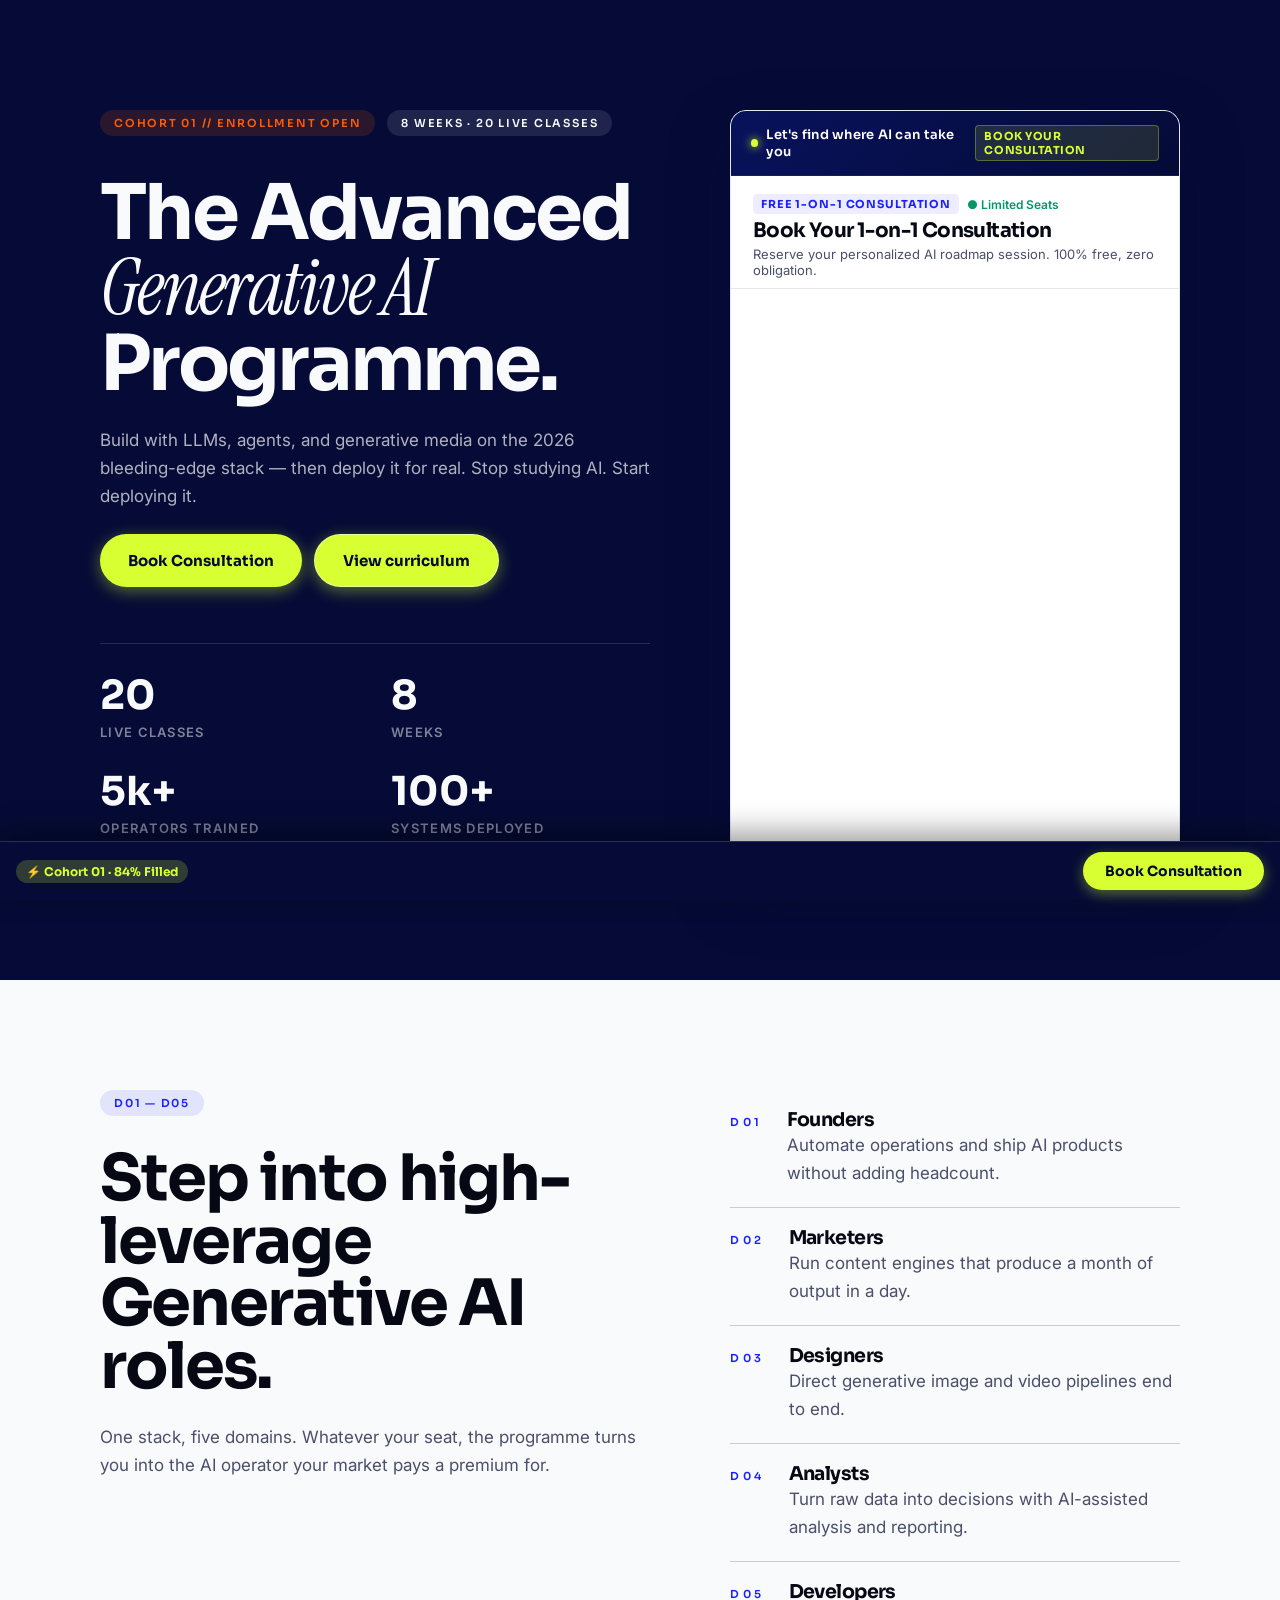
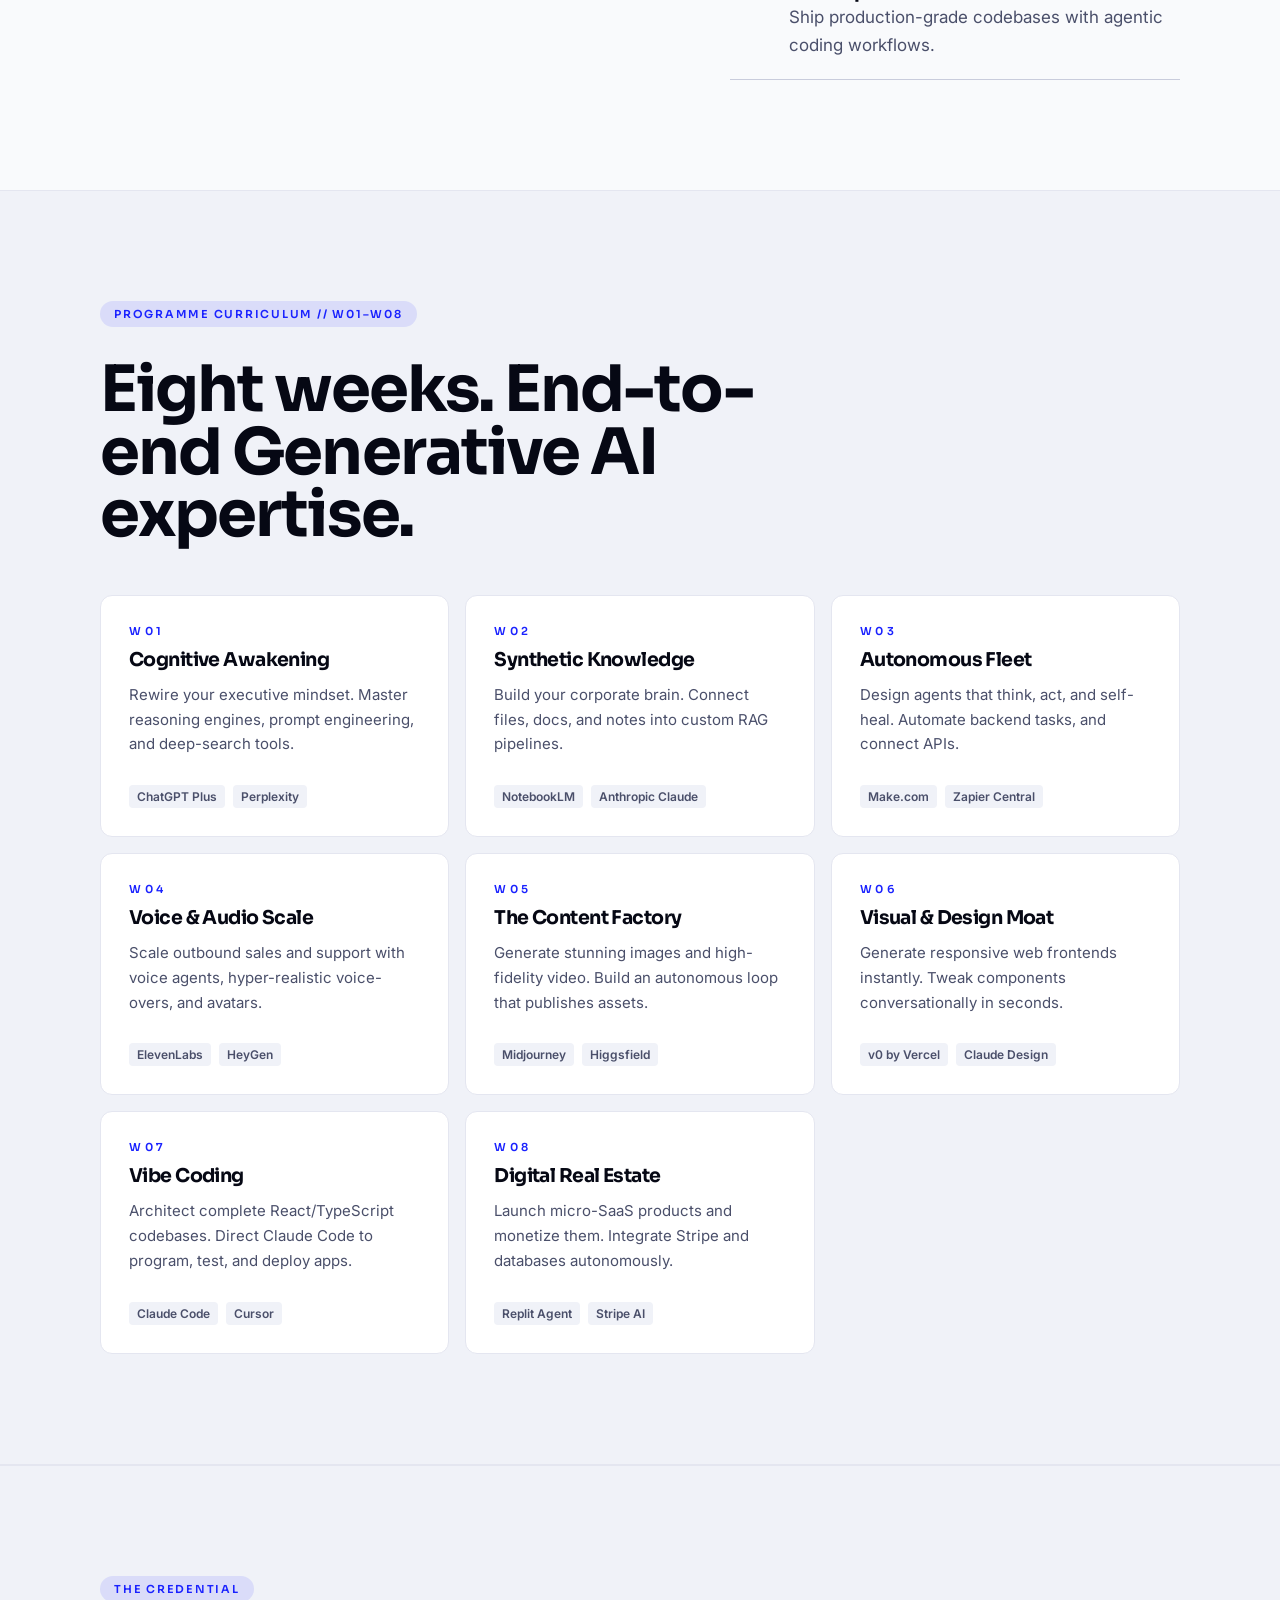
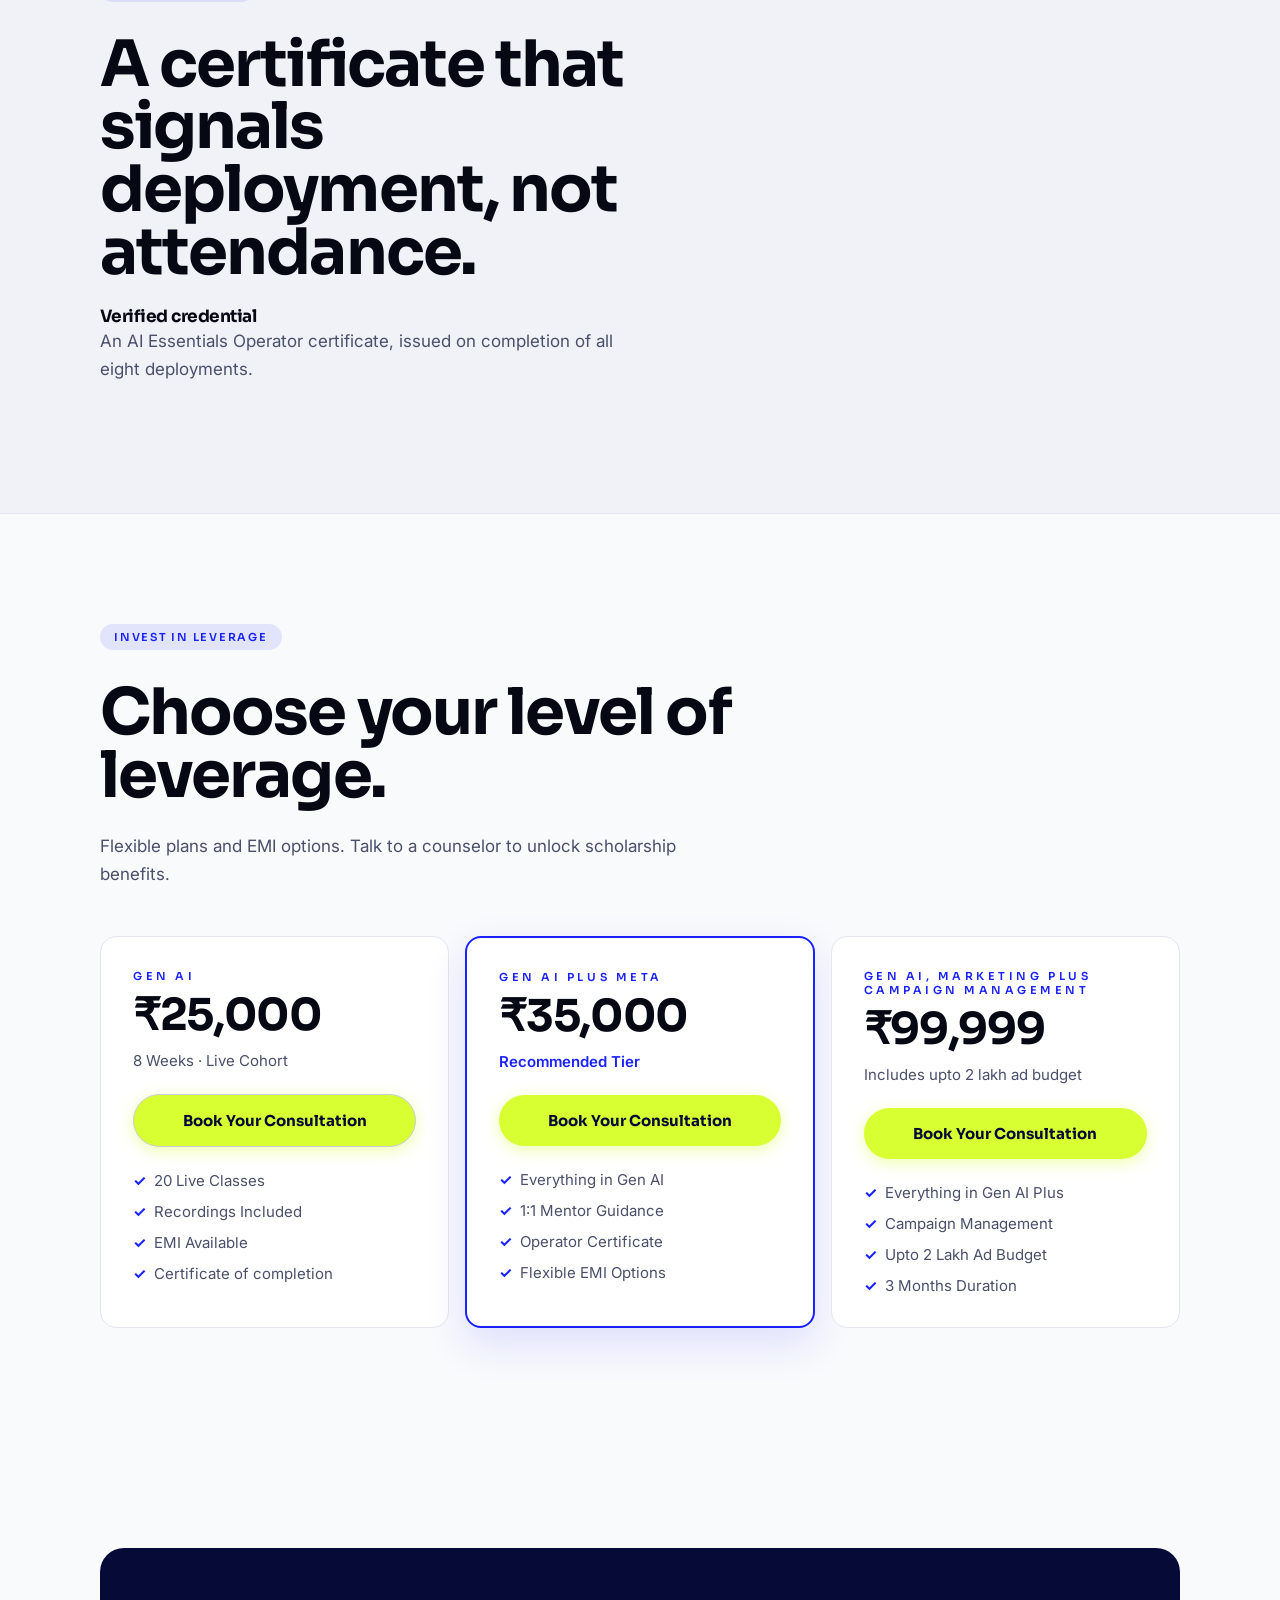
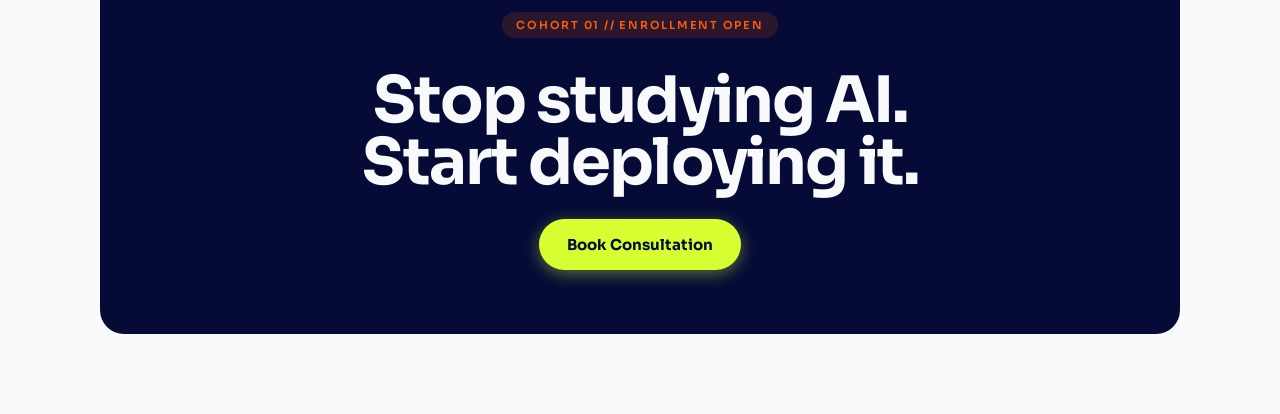
<file: amp.html>
<!doctype html>
<html amp lang="en">
<head>
  <meta charset="utf-8">
  <link rel="preconnect" href="https://link.trym.co.in" crossorigin>
  <link rel="preconnect" href="https://stcdn.leadconnectorhq.com" crossorigin>
  <link rel="preconnect" href="https://backend.leadconnectorhq.com" crossorigin>
  <link rel="dns-prefetch" href="https://link.trym.co.in">
  <link rel="dns-prefetch" href="https://stcdn.leadconnectorhq.com">
  <link rel="dns-prefetch" href="https://backend.leadconnectorhq.com">
  <script async src="https://cdn.ampproject.org/v0.js"></script>
  <script async custom-element="amp-form" src="https://cdn.ampproject.org/v0/amp-form-0.1.js"></script>
  <script async custom-element="amp-analytics" src="https://cdn.ampproject.org/v0/amp-analytics-0.1.js"></script>
  <title>Advanced Generative AI Programme | AI Essentials</title>
  <link rel="canonical" href="https://genai.aiessentials.in/Generative%20AI%20Landing.dc.html">
  <meta name="viewport" content="width=device-width,minimum-scale=1,initial-scale=1">
  <meta name="description" content="Master Generative AI with AI Essentials. Learn prompt engineering, RAG, AI agents, generative media & vibe coding. 8 weeks, 20 live classes, real deployments + career support.">
  <style amp-boilerplate>body{-webkit-animation:-amp-start 8s steps(1,end) 0s 1 normal both;-moz-animation:-amp-start 8s steps(1,end) 0s 1 normal both;-ms-animation:-amp-start 8s steps(1,end) 0s 1 normal both;animation:-amp-start 8s steps(1,end) 0s 1 normal both}@-webkit-keyframes -amp-start{from{visibility:hidden}to{visibility:visible}}@-moz-keyframes -amp-start{from{visibility:hidden}to{visibility:visible}}@-ms-keyframes -amp-start{from{visibility:hidden}to{visibility:visible}}@-o-keyframes -amp-start{from{visibility:hidden}to{visibility:visible}}@keyframes -amp-start{from{visibility:hidden}to{visibility:visible}}</style><noscript><style amp-boilerplate>body{-webkit-animation:none;-moz-animation:none;-ms-animation:none;animation:none}</style></noscript>
  <link href="https://fonts.googleapis.com/css2?family=Instrument+Serif:ital@1&family=Inter:wght@400;500;600&family=Sora:wght@600;700&display=swap" rel="stylesheet">
  <style amp-custom>
    /* CSS reset and tokens */
    body { margin: 0; background: #F9FAFC; font-family: 'Inter', sans-serif; color: #060814; }
    * { box-sizing: border-box; }
    a { color: #1A22FF; text-decoration: none; }
    a:hover { color: #141AC7; }
    h1, h2, h3 { font-family: 'Sora', sans-serif; font-weight: 700; margin: 0; letter-spacing: -0.03em; line-height: 1.1; }
    
    /* Typography */
    .hero-title { font-size: clamp(3rem, 6vw, 5.2rem); letter-spacing: -0.035em; line-height: 0.98; }
    .hero-title em { font-family: 'Instrument Serif', serif; font-weight: 400; font-style: italic; }
    .section-title { font-size: clamp(2.25rem, 5vw, 4rem); letter-spacing: -0.03em; line-height: 0.98; }
    
    /* Layout */
    .container { max-width: 1240px; margin: 0 auto; padding: 110px 80px; }
    .section-light { background: #F0F2F8; border-top: 1px solid #E4E6F0; border-bottom: 1px solid #E4E6F0; }
    .hero { background: #050B36; color: #F9FAFC; }
    .hero .container { padding-top: 110px; padding-bottom: 110px; }
    .grid-2col { display: grid; grid-template-columns: 1.1fr 0.9fr; gap: 80px; align-items: start; }
    .grid-auto { display: grid; grid-template-columns: repeat(auto-fit, minmax(280px, 1fr)); gap: 16px; }
    .flex-col { display: flex; flex-direction: column; gap: 24px; }
    
    /* Components */
    .badge { display: inline-block; padding: 6px 14px; border-radius: 99px; font-family: 'Sora', sans-serif; font-size: 0.6875rem; font-weight: 600; letter-spacing: 0.16em; text-transform: uppercase; background: rgba(26, 34, 255, 0.1); color: #1A22FF; margin-bottom: 8px; }
    .badge-live { background: rgba(255, 92, 0, 0.15); color: #FF5C00; }
    .badge-dark { background: rgba(249, 250, 252, 0.1); color: #F9FAFC; }
    .badge-group { display: flex; gap: 12px; flex-wrap: wrap; margin-bottom: 8px; }
    .text-body { font-size: 1.0625rem; line-height: 1.65; color: #4A4F6A; margin: 0; }
    .text-body-hero { color: rgba(249,250,252,0.7); }
    .btn { display: inline-flex; justify-content: center; align-items: center; padding: 16px 28px; border-radius: 99px; font-family: 'Sora', sans-serif; font-weight: 700; font-size: 0.9375rem; cursor: pointer; border: none; text-align: center; background: #D8FF32 !important; color: #050B36 !important; box-shadow: 0 4px 16px rgba(216, 255, 50, 0.4); }
    .btn-primary { background: #D8FF32 !important; color: #050B36 !important; }
    .btn-outline { background: transparent; border: 1px solid currentColor; }
    .btn-dark { background: #D8FF32 !important; color: #050B36 !important; }
    .btn-outline-dark { background: transparent; border: 1px solid rgba(249,250,252,0.5); color: #F9FAFC; }
    
    .card { background: #FFFFFF; border: 1px solid #E4E6F0; border-radius: 12px; padding: 28px; display: flex; flex-direction: column; gap: 12px; }
    .card-title { font-family: 'Sora', sans-serif; font-size: 1.1875rem; font-weight: 700; }
    .card-code { font-family: 'Sora', sans-serif; font-size: 0.6875rem; font-weight: 600; letter-spacing: 0.32em; color: #1A22FF; }
    .card-tools { display: flex; gap: 8px; margin-top: auto; padding-top: 16px; flex-wrap: wrap; }
    .tool-tag { font-size: 0.75rem; font-weight: 600; padding: 4px 8px; border-radius: 4px; background: #F0F2F8; color: #4A4F6A; }
    
    .hero-stats { display: grid; grid-template-columns: repeat(2, 1fr); gap: 32px; margin-top: 24px; border-top: 1px solid rgba(249,250,252,0.14); padding-top: 32px; }
    .stat-block { display: flex; flex-direction: column; gap: 8px; }
    .stat-val { font-family: 'Sora', sans-serif; font-size: 2.5rem; font-weight: 700; color: #F9FAFC; line-height: 1; }
    .stat-lbl { font-size: 0.8125rem; font-weight: 600; text-transform: uppercase; letter-spacing: 0.1em; color: rgba(249,250,252,0.5); }
    
    /* Domain card */
    .domain-list { display: flex; flex-direction: column; }
    .domain-card { border-bottom: 1px solid #C9CCDC; padding: 20px 0; display: flex; gap: 24px; align-items: baseline; }
    
    /* Price card */
    .price-card { background: #FFFFFF; border: 1px solid #E4E6F0; border-radius: 16px; padding: 32px; display: flex; flex-direction: column; gap: 24px; }
    .price-card.highlight { border: 2px solid #1A22FF; box-shadow: 0 16px 40px rgba(26,34,255,0.12); }
    .price-eyebrow { font-family: 'Sora', sans-serif; font-size: 0.6875rem; font-weight: 600; letter-spacing: 0.32em; text-transform: uppercase; color: #1A22FF; }
    .price-amount { font-family: 'Sora', sans-serif; font-size: 2.75rem; font-weight: 700; letter-spacing: -0.03em; margin-top: 4px; }
    .price-anchor { font-size: 1rem; color: #8C90A8; text-decoration: line-through; margin-top: 2px; }
    .feature-list { list-style: none; padding: 0; margin: 0; display: flex; flex-direction: column; gap: 12px; }
    .feature-item { font-size: 0.9375rem; color: #4A4F6A; display: flex; align-items: center; gap: 8px; }
    .feature-item::before { content: "✓"; color: #1A22FF; font-weight: bold; }
    
    /* Closing CTA */
    .cta-box { background: #050B36; border-radius: 24px; padding: 64px 32px; text-align: center; display: flex; flex-direction: column; align-items: center; gap: 24px; color: #F9FAFC; }
    
    /* Responsive */
    @media (max-width: 768px) {
      .container { padding: 64px 20px; }
      .grid-2col { grid-template-columns: 1fr; gap: 40px; }
      .hero .container { padding-top: 56px; padding-bottom: 56px; }
    }
    
    /* AMP Floating Sticky Bottom Bar */
    .amp-sticky-bar {
      position: fixed;
      bottom: 0;
      left: 0;
      right: 0;
      z-index: 999;
      background: #050B36;
      border-top: 1px solid rgba(249, 250, 252, 0.15);
      box-shadow: 0 -8px 30px rgba(0, 0, 0, 0.4);
      padding: 10px 16px;
      display: flex;
      align-items: center;
      justify-content: space-between;
      gap: 12px;
    }
    .amp-sticky-badge {
      background: rgba(216, 255, 50, 0.2);
      color: #D8FF32;
      font-family: 'Sora', sans-serif;
      font-size: 0.75rem;
      font-weight: 700;
      padding: 4px 10px;
      border-radius: 99px;
      white-space: nowrap;
    }
    .amp-sticky-btn {
      background: #D8FF32;
      color: #050B36;
      border-radius: 99px;
      padding: 10px 22px;
      font-family: 'Sora', sans-serif;
      font-weight: 700;
      font-size: 0.875rem;
      text-decoration: none;
      white-space: nowrap;
      box-shadow: 0 4px 14px rgba(216, 255, 50, 0.4);
    }

    /* Premium Native Lead Form Styles */
    .native-lead-form {
      padding: 22px 24px 20px;
      background: #FFFFFF !important;
      color: #060814 !important;
      color-scheme: light !important;
      display: flex;
      flex-direction: column;
      gap: 15px;
      font-family: 'Inter', -apple-system, BlinkMacSystemFont, sans-serif;
      box-sizing: border-box;
    }
    .native-lead-form * {
      box-sizing: border-box;
    }
    .native-lead-form .form-header-title-block {
      text-align: left;
      margin-bottom: 2px;
      padding-bottom: 14px;
      border-bottom: 1px solid #E4E6F0;
    }
    .native-lead-form .form-main-title {
      font-family: 'Sora', sans-serif !important;
      font-size: 1.25rem !important;
      font-weight: 700 !important;
      color: #060814 !important;
      -webkit-text-fill-color: #060814 !important;
      margin: 0 0 4px 0 !important;
      line-height: 1.25 !important;
    }
    .native-lead-form .form-sub-title {
      font-family: 'Inter', sans-serif !important;
      font-size: 0.8125rem !important;
      color: #4A4F6A !important;
      -webkit-text-fill-color: #4A4F6A !important;
      margin: 0 !important;
      line-height: 1.45 !important;
    }
    .native-lead-form .form-group {
      display: flex;
      flex-direction: column;
      gap: 6px;
      text-align: left;
    }
    .native-lead-form label {
      font-family: 'Sora', sans-serif !important;
      font-size: 0.8125rem !important;
      font-weight: 600 !important;
      color: #060814 !important;
      -webkit-text-fill-color: #060814 !important;
      letter-spacing: -0.01em;
      display: flex !important;
      align-items: center !important;
      gap: 4px !important;
    }
    .native-lead-form label .req {
      color: #FF3366 !important;
      -webkit-text-fill-color: #FF3366 !important;
      font-weight: 700;
    }
    .native-lead-form .input-wrap {
      position: relative;
      display: flex;
      align-items: center;
      width: 100%;
    }
    .native-lead-form .input-icon {
      position: absolute;
      left: 14px;
      width: 18px;
      height: 18px;
      color: #8C90A8;
      pointer-events: none;
      transition: color 0.2s ease;
    }
    .native-lead-form input[type="text"],
    .native-lead-form input[type="email"],
    .native-lead-form input[type="tel"],
    .native-lead-form select {
      width: 100%;
      height: 46px;
      padding: 0 14px 0 42px;
      background: #F9FAFC !important;
      border: 1.5px solid #E4E6F0;
      border-radius: 10px;
      font-family: 'Inter', sans-serif !important;
      font-size: 0.9375rem !important;
      color: #060814 !important;
      -webkit-text-fill-color: #060814 !important;
      outline: none;
      transition: all 0.2s cubic-bezier(0.16, 1, 0.3, 1);
      box-sizing: border-box;
      -webkit-appearance: none;
    }
    .native-lead-form input::placeholder {
      color: #9DA3BA !important;
      -webkit-text-fill-color: #9DA3BA !important;
      font-weight: 400;
    }
    .native-lead-form input:focus,
    .native-lead-form select:focus {
      background: #FFFFFF !important;
      border-color: #1A22FF;
      box-shadow: 0 0 0 4px rgba(26, 34, 255, 0.12);
    }
    .native-lead-form .input-wrap:focus-within .input-icon {
      color: #1A22FF;
    }

    /* Phone input with country code badge */
    .native-lead-form .phone-wrap {
      display: flex;
      align-items: stretch;
    }
    .native-lead-form .country-badge {
      display: flex;
      align-items: center;
      justify-content: center;
      gap: 4px;
      padding: 0 12px;
      background: #EEF0F8;
      border: 1.5px solid #E4E6F0;
      border-right: none;
      border-radius: 10px 0 0 10px;
      font-family: 'Sora', sans-serif !important;
      font-size: 0.8125rem !important;
      font-weight: 700 !important;
      color: #060814 !important;
      -webkit-text-fill-color: #060814 !important;
      white-space: nowrap;
      user-select: none;
    }
    .native-lead-form .phone-wrap input {
      border-top-left-radius: 0;
      border-bottom-left-radius: 0;
      padding-left: 14px;
    }
    .native-lead-form .phone-wrap:focus-within .country-badge {
      border-color: #1A22FF;
      background: #E8EAFF;
    }

    /* Select dropdowns */
    .native-lead-form .select-wrap {
      position: relative;
      width: 100%;
    }
    .native-lead-form select {
      padding-left: 14px;
      padding-right: 38px;
      cursor: pointer;
      background-color: #F9FAFC !important;
      color: #060814 !important;
      -webkit-text-fill-color: #060814 !important;
    }
    .native-lead-form select option {
      color: #060814 !important;
      background-color: #FFFFFF !important;
      -webkit-text-fill-color: #060814 !important;
    }
    .native-lead-form .select-arrow {
      position: absolute;
      right: 14px;
      top: 50%;
      transform: translateY(-50%);
      width: 16px;
      height: 16px;
      color: #8C90A8;
      pointer-events: none;
      transition: transform 0.2s ease, color 0.2s ease;
    }
    .native-lead-form .select-wrap:focus-within .select-arrow {
      color: #1A22FF;
      transform: translateY(-50%) rotate(180deg);
    }

    /* Submit Button */
    .native-submit-btn {
      width: 100%;
      height: 50px;
      margin-top: 4px;
      background: #D8FF32 !important;
      color: #050B36 !important;
      border: none;
      border-radius: 12px;
      font-family: 'Sora', sans-serif;
      font-size: 1rem;
      font-weight: 700;
      letter-spacing: -0.01em;
      display: flex;
      align-items: center;
      justify-content: center;
      gap: 10px;
      cursor: pointer;
      box-shadow: 0 8px 24px rgba(216, 255, 50, 0.45);
      transition: all 0.25s cubic-bezier(0.16, 1, 0.3, 1);
      position: relative;
      overflow: hidden;
    }
    .native-submit-btn:hover {
      transform: translateY(-2px);
      box-shadow: 0 12px 28px rgba(216, 255, 50, 0.6);
      background: #E2FF4A !important;
    }
    .native-submit-btn:active {
      transform: translateY(0);
    }
    .native-submit-btn .btn-arrow {
      width: 18px;
      height: 18px;
      transition: transform 0.2s ease;
    }
    .native-submit-btn:hover .btn-arrow {
      transform: translateX(4px);
    }
    .native-submit-btn.submitting {
      pointer-events: none;
      opacity: 0.9;
    }
    .native-submit-btn.submitting .btn-arrow {
      display: none;
    }
    .native-submit-btn .btn-spinner {
      width: 18px;
      height: 18px;
      border: 2px solid rgba(5, 11, 54, 0.25);
      border-top-color: #050B36;
      border-radius: 50%;
      animation: formSpin 0.7s linear infinite;
    }
    @keyframes formSpin {
      to { transform: rotate(360deg); }
    }

    .form-trust-footer {
      text-align: center;
      margin-top: -4px;
      font-size: 0.75rem;
      color: #8C90A8;
      display: flex;
      align-items: center;
      justify-content: center;
      gap: 6px;
    }

    @media (max-width: 600px) {
      .native-lead-form {
        padding: 18px 16px 16px;
        gap: 13px;
      }
      .native-lead-form input[type="text"],
      .native-lead-form input[type="email"],
      .native-lead-form input[type="tel"],
      .native-lead-form select {
        height: 44px;
        font-size: 0.875rem;
      }
      .native-submit-btn {
        height: 48px;
        font-size: 0.9375rem;
      }
    }
  </style>
</head>
<body>
  <!-- Hero -->
  <section class="hero">
    <div class="container grid-2col">
      <div class="flex-col">
        <div class="badge-group">
          <span class="badge badge-live">Cohort 01 // Enrollment Open</span>
          <span class="badge badge-dark">8 Weeks · 20 Live Classes</span>
        </div>
        <h1 class="hero-title">The Advanced <em>Generative AI</em> Programme.</h1>
        <p class="text-body text-body-hero">Build with LLMs, agents, and generative media on the 2026 bleeding-edge stack — then deploy it for real. Stop studying AI. Start deploying it.</p>
        <div class="badge-group">
          <a href="#enroll" class="btn btn-primary">Book Consultation</a>
          <a href="#curriculum" class="btn btn-outline-dark">View curriculum</a>
        </div>
        <div class="hero-stats">
          <div class="stat-block"><span class="stat-val">20</span><span class="stat-lbl">Live Classes</span></div>
          <div class="stat-block"><span class="stat-val">8</span><span class="stat-lbl">Weeks</span></div>
          <div class="stat-block"><span class="stat-val">5k+</span><span class="stat-lbl">Operators Trained</span></div>
          <div class="stat-block"><span class="stat-val">100+</span><span class="stat-lbl">Systems Deployed</span></div>
        </div>
      </div>
      
      <div id="enroll" class="form-box" style="padding: 0; overflow: hidden; border-radius: 16px; background: #FFFFFF; box-shadow: 0 24px 60px rgba(5,11,54,0.35); border: 1px solid #E4E6F0;">
        <div style="background: linear-gradient(135deg, #08125C 0%, #050B36 100%); padding: 14px 20px; border-bottom: 1px solid rgba(26, 34, 255, 0.4); display: flex; align-items: center; justify-content: space-between; gap: 12px;">
          <div style="display: flex; align-items: center; gap: 8px;">
            <span style="display: inline-block; width: 8px; height: 8px; border-radius: 50%; background: #D8FF32; box-shadow: 0 0 10px #D8FF32;"></span>
            <span style="font-family: 'Sora', sans-serif; font-size: 0.8125rem; font-weight: 600; letter-spacing: 0.02em; color: #FFFFFF;">Let's find where AI can take you</span>
          </div>
          <span style="font-family: 'Sora', sans-serif; font-size: 0.6875rem; font-weight: 700; color: #D8FF32; text-transform: uppercase; letter-spacing: 0.05em; background: rgba(216,255,50,0.12); padding: 3px 8px; border-radius: 4px; border: 1px solid rgba(216,255,50,0.3);">Book Your Consultation</span>
        </div>

        <div class="form-header-title-block" style="padding: 18px 22px 10px; background: #FFFFFF; border-bottom: 1px solid #E4E6F0;">
          <div style="display: flex; align-items: center; gap: 8px; margin-bottom: 6px;">
            <span style="font-family: 'Sora', sans-serif; font-size: 0.6875rem; font-weight: 700; color: #1A22FF; text-transform: uppercase; letter-spacing: 0.08em; background: rgba(26,34,255,0.08); padding: 3px 8px; border-radius: 4px;">Free 1-on-1 Consultation</span>
            <span style="font-size: 0.75rem; color: #059669; font-weight: 600; display: inline-flex; align-items: center; gap: 4px;">● Limited Seats</span>
          </div>
          <h3 class="form-main-title" style="margin: 0 0 4px 0; font-family: 'Sora', sans-serif; font-size: 1.25rem; font-weight: 700; color: #060814;">Book Your 1-on-1 Consultation</h3>
          <p class="form-sub-title" style="margin: 0; font-family: 'Inter', sans-serif; font-size: 0.8125rem; color: #4A4F6A;">Reserve your personalized AI roadmap session. 100% free, zero obligation.</p>
        </div>
        <div class="trym-iframe-wrapper" style="background: #FFFFFF; min-height: 520px; overflow: hidden; position: relative;">
          <iframe
            src="https://link.trym.co.in/widget/form/C3QNWOEvU9lO9L2o63iY"
            style="width: 100%; height: 580px; border: none; display: block;"
            id="amp-inline-C3QNWOEvU9lO9L2o63iY"
            data-layout="{'id':'INLINE'}"
            data-trigger-type="alwaysShow"
            data-trigger-value=""
            data-activation-type="alwaysActivated"
            data-activation-value=""
            data-deactivation-type="neverDeactivate"
            data-deactivation-value=""
            data-form-name="genai.aiessentials.in"
            data-height="580"
            data-layout-iframe-id="amp-inline-C3QNWOEvU9lO9L2o63iY"
            data-form-id="C3QNWOEvU9lO9L2o63iY"
            data-cookie-consent="true"
            data-cookie-consent-provider="auto"
            title="genai.aiessentials.in">
          </iframe>
        </div>
        <script src="https://link.trym.co.in/js/form_embed.js"></script>
      </div>
    </div>
  </section>

  <!-- Career Outcomes -->
  <section class="container grid-2col">
    <div class="flex-col">
      <div><span class="badge">D01 — D05</span></div>
      <h2 class="section-title">Step into high-leverage Generative AI roles.</h2>
      <p class="text-body">One stack, five domains. Whatever your seat, the programme turns you into the AI operator your market pays a premium for.</p>
    </div>
    <div class="domain-list">
      <div class="domain-card">
        <span class="card-code">D01</span>
        <div><h3 class="card-title">Founders</h3><p class="text-body">Automate operations and ship AI products without adding headcount.</p></div>
      </div>
      <div class="domain-card">
        <span class="card-code">D02</span>
        <div><h3 class="card-title">Marketers</h3><p class="text-body">Run content engines that produce a month of output in a day.</p></div>
      </div>
      <div class="domain-card">
        <span class="card-code">D03</span>
        <div><h3 class="card-title">Designers</h3><p class="text-body">Direct generative image and video pipelines end to end.</p></div>
      </div>
      <div class="domain-card">
        <span class="card-code">D04</span>
        <div><h3 class="card-title">Analysts</h3><p class="text-body">Turn raw data into decisions with AI-assisted analysis and reporting.</p></div>
      </div>
      <div class="domain-card">
        <span class="card-code">D05</span>
        <div><h3 class="card-title">Developers</h3><p class="text-body">Ship production-grade codebases with agentic coding workflows.</p></div>
      </div>
    </div>
  </section>

  <!-- Curriculum -->
  <section id="curriculum" class="section-light">
    <div class="container flex-col" style="gap: 48px;">
      <div class="flex-col" style="max-width: 680px;">
        <div><span class="badge">Programme Curriculum // W01–W08</span></div>
        <h2 class="section-title">Eight weeks. End-to-end Generative AI expertise.</h2>
      </div>
      
      <div class="grid-auto">
        <div class="card">
          <span class="card-code">W01</span>
          <h3 class="card-title">Cognitive Awakening</h3>
          <p class="text-body" style="font-size: 0.9375rem;">Rewire your executive mindset. Master reasoning engines, prompt engineering, and deep-search tools.</p>
          <div class="card-tools"><span class="tool-tag">ChatGPT Plus</span><span class="tool-tag">Perplexity</span></div>
        </div>
        <div class="card">
          <span class="card-code">W02</span>
          <h3 class="card-title">Synthetic Knowledge</h3>
          <p class="text-body" style="font-size: 0.9375rem;">Build your corporate brain. Connect files, docs, and notes into custom RAG pipelines.</p>
          <div class="card-tools"><span class="tool-tag">NotebookLM</span><span class="tool-tag">Anthropic Claude</span></div>
        </div>
        <div class="card">
          <span class="card-code">W03</span>
          <h3 class="card-title">Autonomous Fleet</h3>
          <p class="text-body" style="font-size: 0.9375rem;">Design agents that think, act, and self-heal. Automate backend tasks, and connect APIs.</p>
          <div class="card-tools"><span class="tool-tag">Make.com</span><span class="tool-tag">Zapier Central</span></div>
        </div>
        <div class="card">
          <span class="card-code">W04</span>
          <h3 class="card-title">Voice &amp; Audio Scale</h3>
          <p class="text-body" style="font-size: 0.9375rem;">Scale outbound sales and support with voice agents, hyper-realistic voice-overs, and avatars.</p>
          <div class="card-tools"><span class="tool-tag">ElevenLabs</span><span class="tool-tag">HeyGen</span></div>
        </div>
        <div class="card">
          <span class="card-code">W05</span>
          <h3 class="card-title">The Content Factory</h3>
          <p class="text-body" style="font-size: 0.9375rem;">Generate stunning images and high-fidelity video. Build an autonomous loop that publishes assets.</p>
          <div class="card-tools"><span class="tool-tag">Midjourney</span><span class="tool-tag">Higgsfield</span></div>
        </div>
        <div class="card">
          <span class="card-code">W06</span>
          <h3 class="card-title">Visual &amp; Design Moat</h3>
          <p class="text-body" style="font-size: 0.9375rem;">Generate responsive web frontends instantly. Tweak components conversationally in seconds.</p>
          <div class="card-tools"><span class="tool-tag">v0 by Vercel</span><span class="tool-tag">Claude Design</span></div>
        </div>
        <div class="card">
          <span class="card-code">W07</span>
          <h3 class="card-title">Vibe Coding</h3>
          <p class="text-body" style="font-size: 0.9375rem;">Architect complete React/TypeScript codebases. Direct Claude Code to program, test, and deploy apps.</p>
          <div class="card-tools"><span class="tool-tag">Claude Code</span><span class="tool-tag">Cursor</span></div>
        </div>
        <div class="card">
          <span class="card-code">W08</span>
          <h3 class="card-title">Digital Real Estate</h3>
          <p class="text-body" style="font-size: 0.9375rem;">Launch micro-SaaS products and monetize them. Integrate Stripe and databases autonomously.</p>
          <div class="card-tools"><span class="tool-tag">Replit Agent</span><span class="tool-tag">Stripe AI</span></div>
        </div>
      </div>
    </div>
  </section>

  <!-- Certification -->
  <section class="section-light">
    <div class="container grid-2col" style="align-items: center;">
      <div class="flex-col">
        <div><span class="badge">The Credential</span></div>
        <h2 class="section-title">A certificate that signals deployment, not attendance.</h2>
        <div class="domain-card" style="padding-top:0; border-bottom: none;">
          <div><h3 class="card-title" style="font-size: 1.0625rem;">Verified credential</h3><p class="text-body">An AI Essentials Operator certificate, issued on completion of all eight deployments.</p></div>
        </div>
      </div>
      <div>
        <amp-img src="assets/Capture-2026-08-01-192731.png" width="4" height="3" layout="responsive" style="border-radius:16px;"></amp-img>
      </div>
    </div>
  </section>

  <!-- Pricing -->
  <section class="container flex-col" style="gap: 48px;">
    <div class="flex-col" style="max-width: 640px;">
      <div><span class="badge">Invest in Leverage</span></div>
      <h2 class="section-title">Choose your level of leverage.</h2>
      <p class="text-body">Flexible plans and EMI options. Talk to a counselor to unlock scholarship benefits.</p>
    </div>
    
    <div class="grid-auto">
      <div class="price-card">
        <div>
          <div class="price-eyebrow">Gen AI</div>
          <div class="price-amount">₹25,000</div>
          <div style="font-size:0.9375rem; color:#4A4F6A; margin-top:8px;">8 Weeks · Live Cohort</div>
        </div>
        <a href="#enroll" class="btn btn-outline" style="width: 100%; border: 1px solid #C9CCDC; color: #060814; display:block;">Book Your Consultation</a>
        <ul class="feature-list">
          <li class="feature-item">20 Live Classes</li>
          <li class="feature-item">Recordings Included</li>
          <li class="feature-item">EMI Available</li>
          <li class="feature-item">Certificate of completion</li>
        </ul>
      </div>
      
      <div class="price-card highlight">
        <div>
          <div class="price-eyebrow">Gen AI Plus Meta</div>
          <div class="price-amount">₹35,000</div>
          <div style="font-size:0.9375rem; color:#1A22FF; margin-top:8px; font-weight: 600;">Recommended Tier</div>
        </div>
        <a href="#enroll" class="btn btn-primary" style="width: 100%; display:block;">Book Your Consultation</a>
        <ul class="feature-list">
          <li class="feature-item">Everything in Gen AI</li>
          <li class="feature-item">1:1 Mentor Guidance</li>
          <li class="feature-item">Operator Certificate</li>
          <li class="feature-item">Flexible EMI Options</li>
        </ul>
      </div>

      <div class="price-card">
        <div>
          <div class="price-eyebrow">Gen AI, Marketing Plus Campaign Management</div>
          <div class="price-amount">₹99,999</div>
          <div style="font-size:0.9375rem; color:#4A4F6A; margin-top:8px;">Includes upto 2 lakh ad budget</div>
        </div>
        <a href="#enroll" class="btn btn-dark" style="width: 100%; display:block;">Book Your Consultation</a>
        <ul class="feature-list">
          <li class="feature-item">Everything in Gen AI Plus</li>
          <li class="feature-item">Campaign Management</li>
          <li class="feature-item">Upto 2 Lakh Ad Budget</li>
          <li class="feature-item">3 Months Duration</li>
        </ul>
      </div>
    </div>
  </section>
  
  <!-- Closing CTA -->
  <section class="container" style="padding-bottom: 80px;">
    <div class="cta-box">
      <span class="badge badge-live">Cohort 01 // Enrollment Open</span>
      <h2 class="section-title" style="color: #F9FAFC;">Stop studying AI.<br>Start deploying it.</h2>
      <a href="#enroll" class="btn btn-primary">Book Consultation</a>
    </div>
  </section>
  <!-- Floating Bottom Sticky Bar -->
  <div class="amp-sticky-bar">
    <span class="amp-sticky-badge">⚡ Cohort 01 · 84% Filled</span>
    <a href="#enroll" class="amp-sticky-btn">Book Consultation</a>
  </div>

  <!-- Native Form Submission Handler & UTM Parameter Tracker -->
  <script>
    window.TRYM_WEBHOOK_URL = window.TRYM_WEBHOOK_URL || "";

    document.addEventListener("DOMContentLoaded", function () {
      try {
        var urlParams = new URLSearchParams(window.location.search);
        var utmKeys = ["utm_source", "utm_medium", "utm_campaign", "utm_content", "utm_adset"];
        utmKeys.forEach(function (key) {
          var val = urlParams.get(key);
          if (val) {
            document.querySelectorAll('input[name="' + key + '"]').forEach(function (inp) {
              inp.value = val;
            });
          }
        });
      } catch (e) {}
    });

    window.handleNativeLeadSubmit = function (event, form) {
      event.preventDefault();

      var submitBtn = form.querySelector('.native-submit-btn');
      var btnText = submitBtn ? submitBtn.querySelector('.btn-text') : null;
      var btnSpinner = submitBtn ? submitBtn.querySelector('.btn-spinner') : null;
      var btnArrow = submitBtn ? submitBtn.querySelector('.btn-arrow') : null;

      var nameInput = form.querySelector('input[name="first_name"]');
      var phoneInput = form.querySelector('input[name="phone"]');
      var emailInput = form.querySelector('input[name="email"]');
      var describeSelect = form.querySelector('select[name="which_describes_you"]');
      var goalSelect = form.querySelector('select[name="what_do_you_want_ai_to_help_you_achieve"]');

      if (!nameInput || !nameInput.value.trim()) {
        if (nameInput) nameInput.focus();
        return false;
      }

      var rawPhone = phoneInput ? phoneInput.value.trim().replace(/\D/g, '') : '';
      if (!rawPhone || rawPhone.length < 10) {
        if (phoneInput) phoneInput.focus();
        alert('Please enter a valid 10-digit WhatsApp number.');
        return false;
      }

      if (!emailInput || !emailInput.value.trim() || !emailInput.checkValidity()) {
        if (emailInput) emailInput.focus();
        return false;
      }

      if (!describeSelect || !describeSelect.value) {
        if (describeSelect) describeSelect.focus();
        return false;
      }

      if (!goalSelect || !goalSelect.value) {
        if (goalSelect) goalSelect.focus();
        return false;
      }

      if (submitBtn) submitBtn.classList.add('submitting');
      if (btnText) btnText.textContent = '⚡ Confirming Consultation...';
      if (btnArrow) btnArrow.style.display = 'none';
      if (btnSpinner) btnSpinner.style.display = 'inline-block';

      var urlParams = new URLSearchParams(window.location.search);
      var utmSource = urlParams.get('utm_source') || (form.querySelector('input[name="utm_source"]') ? form.querySelector('input[name="utm_source"]').value : '');
      var utmMedium = urlParams.get('utm_medium') || (form.querySelector('input[name="utm_medium"]') ? form.querySelector('input[name="utm_medium"]').value : '');
      var utmCampaign = urlParams.get('utm_campaign') || (form.querySelector('input[name="utm_campaign"]') ? form.querySelector('input[name="utm_campaign"]').value : '');
      var utmContent = urlParams.get('utm_content') || (form.querySelector('input[name="utm_content"]') ? form.querySelector('input[name="utm_content"]').value : '');
      var utmAdset = urlParams.get('utm_adset') || (form.querySelector('input[name="utm_adset"]') ? form.querySelector('input[name="utm_adset"]').value : '');

      var fullPhone = '+91' + rawPhone.slice(-10);

      var payload = {
        formId: 'C3QNWOEvU9lO9L2o63iY',
        location_id: 'U8SNgySI480lSg0MThRA',
        first_name: nameInput.value.trim(),
        phone: fullPhone,
        email: emailInput.value.trim(),
        C7s3xCfqb9hlywK4Y1kM: describeSelect.value,
        which_describes_you: describeSelect.value,
        dUhkGETQ7V05OCyrXe8l: goalSelect.value,
        what_do_you_want_ai_to_help_you_achieve: goalSelect.value,
        utm_source: utmSource,
        utm_medium: utmMedium,
        utm_campaign: utmCampaign,
        utm_content: utmContent,
        utm_adset: utmAdset
      };

      if (window.dataLayer) {
        window.dataLayer.push({
          event: 'lead_form_submitted',
          form_name: 'genai_aiessentials_consultation_amp',
          lead: {
            name: payload.first_name,
            email: payload.email,
            phone: payload.phone,
            profile: payload.which_describes_you,
            goal: payload.what_do_you_want_ai_to_help_you_achieve
          }
        });
      }

      if (typeof fbq === 'function') {
        fbq('track', 'Lead', {
          content_name: 'AI Consultation',
          value: 0,
          currency: 'INR'
        });
      }

      try {
        var bridgeParams = new URLSearchParams();
        bridgeParams.set('first_name', payload.first_name);
        bridgeParams.set('phone', payload.phone);
        bridgeParams.set('email', payload.email);
        bridgeParams.set('which_describes_you', payload.which_describes_you);
        bridgeParams.set('what_do_you_want_ai_to_help_you_achieve', payload.what_do_you_want_ai_to_help_you_achieve);
        if (utmSource) bridgeParams.set('utm_source', utmSource);
        if (utmMedium) bridgeParams.set('utm_medium', utmMedium);
        if (utmCampaign) bridgeParams.set('utm_campaign', utmCampaign);
        if (utmContent) bridgeParams.set('utm_content', utmContent);
        if (utmAdset) bridgeParams.set('utm_adset', utmAdset);

        var bridge = document.getElementById('trym-headless-bridge');
        if (!bridge) {
          bridge = document.createElement('iframe');
          bridge.id = 'trym-headless-bridge';
          bridge.style.display = 'none';
          bridge.style.width = '0';
          bridge.style.height = '0';
          bridge.style.border = 'none';
          document.body.appendChild(bridge);
        }
        bridge.src = 'https://link.trym.co.in/widget/form/C3QNWOEvU9lO9L2o63iY?' + bridgeParams.toString();
      } catch (err) {
        console.warn('Bridge notice:', err);
      }

      if (window.TRYM_WEBHOOK_URL) {
        try {
          fetch(window.TRYM_WEBHOOK_URL, {
            method: 'POST',
            headers: { 'Content-Type': 'application/json' },
            body: JSON.stringify(payload),
            mode: 'no-cors'
          }).catch(function (e) { console.warn('Webhook notice:', e); });
        } catch (e) {}
      }

      try {
        sessionStorage.setItem('lead_first_name', payload.first_name);
      } catch (e) {}

      setTimeout(function () {
        window.location.href = 'thankyou.html';
      }, 600);

      return false;
    };
  </script>
</body>
</html>
</file>
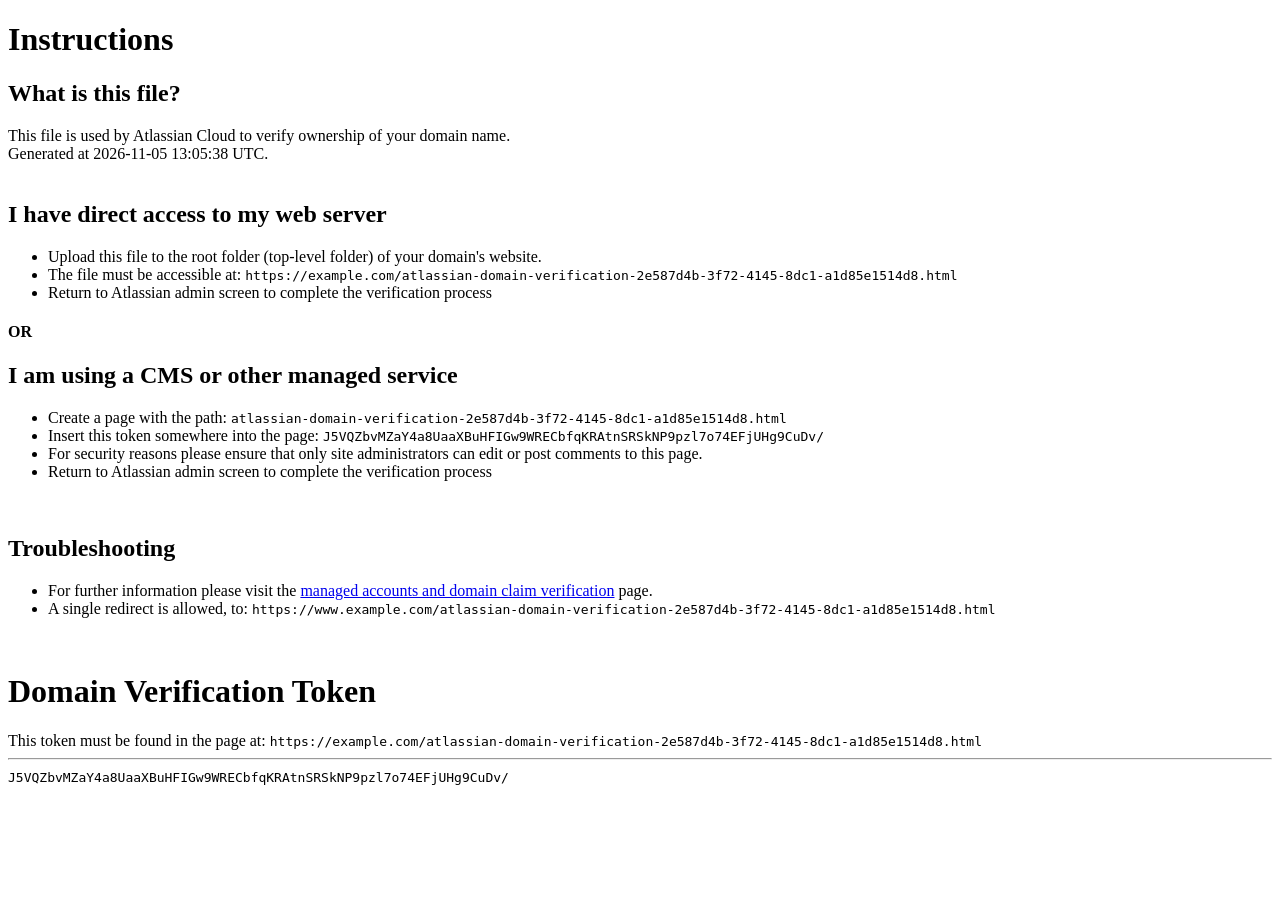
<file: atlassian-domain-verification-2e587d4b-3f72-4145-8dc1-a1d85e1514d8.html>
<!DOCTYPE html>
<html>
<head>
<meta name="robots" content="noindex">
</head>
<body>
<h1>Instructions</h1>
<h2>What is this file?</h2>
This file is used by Atlassian Cloud to verify ownership of your domain name.
<br>
Generated at 2026-11-05 13:05:38 UTC.
<br>
<br>

<h2>I have direct access to my web server</h2>
<ul>
    <li>Upload this file to the root folder (top-level folder) of your domain's website.</li>
    <li>The file must be accessible at: <code>https://example.com/atlassian-domain-verification-2e587d4b-3f72-4145-8dc1-a1d85e1514d8.html</code></li>
    <li>Return to Atlassian admin screen to complete the verification process</li>
</ul>

<h4>OR</h4>

<h2>I am using a CMS or other managed service</h2>
<ul>
    <li>Create a page with the path: <code>atlassian-domain-verification-2e587d4b-3f72-4145-8dc1-a1d85e1514d8.html</code></li>
    <li>Insert this token somewhere into the page: <code>J5VQZbvMZaY4a8UaaXBuHFIGw9WRECbfqKRAtnSRSkNP9pzl7o74EFjUHg9CuDv/</code></li>
    <li>For security reasons please ensure that only site administrators can edit or post comments to this page.</li>
    <li>Return to Atlassian admin screen to complete the verification process</li>
</ul>

<br>

<h2>Troubleshooting</h2>
<ul>
    <li>For further information please visit the
    <a href="https://confluence.atlassian.com/purchasing/managed-accounts-and-domain-claim-verification-846071711.html">
            managed accounts and domain claim verification</a> page.</li>
    <li>A single redirect is allowed, to: <code>https://www.example.com/atlassian-domain-verification-2e587d4b-3f72-4145-8dc1-a1d85e1514d8.html</code></li>
</ul>

<br>

<h1>Domain Verification Token</h1>
This token must be found in the page at: <code>https://example.com/atlassian-domain-verification-2e587d4b-3f72-4145-8dc1-a1d85e1514d8.html</code>
<hr>
<code id="domain-verification-token" data-value="J5VQZbvMZaY4a8UaaXBuHFIGw9WRECbfqKRAtnSRSkNP9pzl7o74EFjUHg9CuDv/">J5VQZbvMZaY4a8UaaXBuHFIGw9WRECbfqKRAtnSRSkNP9pzl7o74EFjUHg9CuDv/</code>
<!-- J5VQZbvMZaY4a8UaaXBuHFIGw9WRECbfqKRAtnSRSkNP9pzl7o74EFjUHg9CuDv/ -->

</body>
</html>
</file>
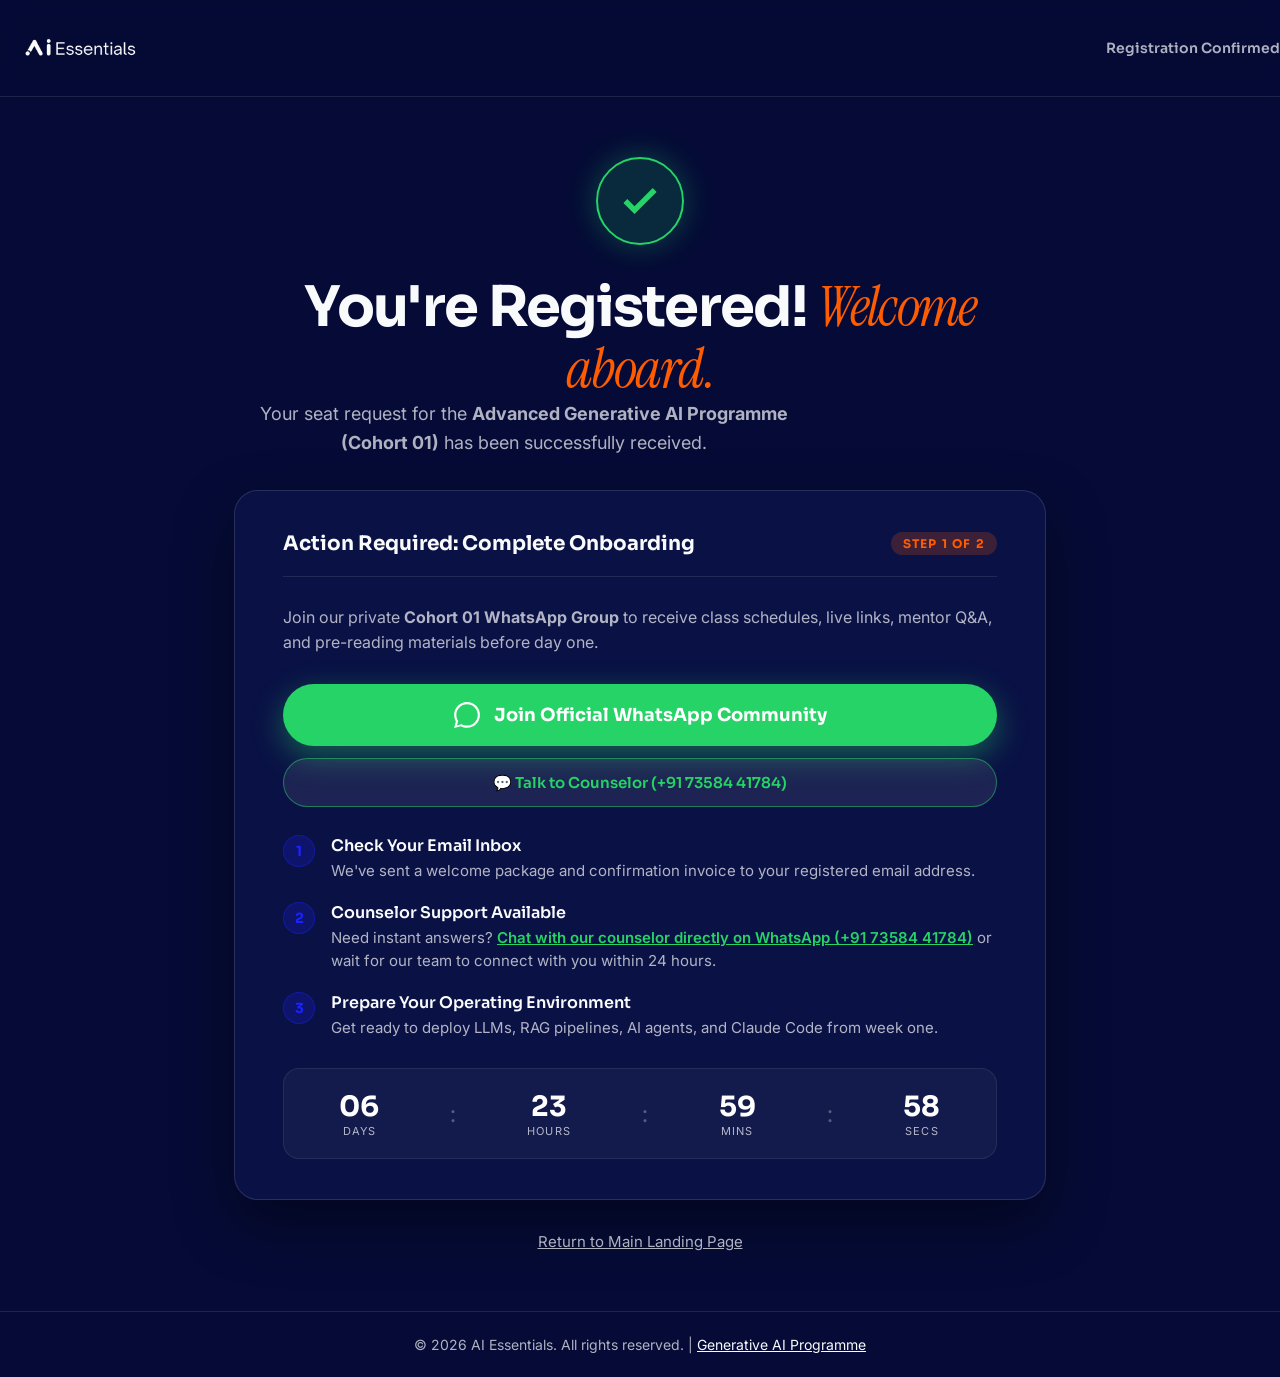
<file: thankyou.html>
<!DOCTYPE html>
<html lang="en">
<head>
<!-- Google Tag Manager -->
<script>(function(w,d,s,l,i){w[l]=w[l]||[];w[l].push({'gtm.start':
new Date().getTime(),event:'gtm.js'});var f=d.getElementsByTagName(s)[0],
j=d.createElement(s),dl=l!='dataLayer'?'&l='+l:'';j.async=true;j.src=
'https://www.googletagmanager.com/gtm.js?id='+i+dl;f.parentNode.insertBefore(j,f);
})(window,document,'script','dataLayer','GTM-W45Z9G68');</script>
<!-- End Google Tag Manager -->
<meta charset="utf-8">
<meta name="viewport" content="width=device-width, initial-scale=1">
<title>Registration Confirmed | Advanced Generative AI Programme</title>
<meta name="description" content="Your seat request has been received for the Advanced Generative AI Programme. Join the official WhatsApp group and get ready to deploy AI.">
<link rel="icon" type="image/png" href="assets/favicon.png">
<link rel="apple-touch-icon" href="assets/favicon.png">

<!-- Meta Pixel Code -->
<script>
!function(f,b,e,v,n,t,s)
{if(f.fbq)return;n=f.fbq=function(){n.callMethod?
n.callMethod.apply(n,arguments):n.queue.push(arguments)};
if(!f._fbq)f._fbq=n;n.push=n;n.loaded=!0;n.version='2.0';
n.queue=[];t=b.createElement(e);t.async=!0;
t.src=v;s=b.getElementsByTagName(e)[0];
s.parentNode.insertBefore(t,s)}(window, document,'script',
'https://connect.facebook.net/en_US/fbevents.js');
fbq('init', 'META_PIXEL_ID_PLACEHOLDER');
fbq('track', 'PageView');
fbq('track', 'Lead', {
  content_name: 'Generative AI Programme Registration',
  status: 'submitted'
});
fbq('track', 'CompleteRegistration', {
  content_name: 'Generative AI Programme',
  value: 0.00,
  currency: 'INR'
});
</script>
<noscript><img height="1" width="1" style="display:none"
src="https://www.facebook.com/tr?id=META_PIXEL_ID_PLACEHOLDER&ev=PageView&noscript=1"
/></noscript>
<!-- End Meta Pixel Code -->

<!-- Google Fonts & Styling -->
<link rel="preconnect" href="https://fonts.googleapis.com">
<link rel="preconnect" href="https://fonts.gstatic.com" crossorigin>
<link href="https://fonts.googleapis.com/css2?family=Instrument+Serif:ital@1&family=Inter:wght@400;500;600;700&family=Sora:wght@600;700&display=swap" rel="stylesheet">

<style>
  :root {
    --bg-dark: #050B36;
    --surface-card: #0A1245;
    --accent-orange: #FF5C00;
    --accent-blue: #1A22FF;
    --whatsapp-green: #25D366;
    --text-light: #F9FAFC;
    --text-muted: rgba(249, 250, 252, 0.7);
  }
  
  * { box-sizing: border-box; margin: 0; padding: 0; }
  body {
    background: var(--bg-dark);
    color: var(--text-light);
    font-family: 'Inter', system-ui, sans-serif;
    min-height: 100vh;
    display: flex;
    flex-direction: column;
    justify-content: space-between;
    overflow-x: hidden;
  }

  /* Header */
  header {
    padding: 20px 32px;
    border-bottom: 1px solid rgba(249, 250, 252, 0.1);
    display: flex;
    justify-content: space-between;
    align-items: center;
    background: rgba(5, 11, 54, 0.8);
    backdrop-filter: blur(12px);
  }
  .brand {
    font-family: 'Sora', sans-serif;
    font-weight: 700;
    font-size: 1.125rem;
    color: #FFF;
    text-decoration: none;
    display: flex;
    align-items: center;
    gap: 10px;
  }
  .brand-dot {
    width: 10px;
    height: 10px;
    background: var(--accent-orange);
    border-radius: 50%;
    box-shadow: 0 0 10px var(--accent-orange);
  }

  /* Container */
  .container {
    max-width: 860px;
    margin: 0 auto;
    padding: 60px 24px;
    display: flex;
    flex-direction: column;
    align-items: center;
    text-align: center;
    gap: 32px;
  }

  /* Success Check Animation */
  .checkmark-wrapper {
    width: 88px;
    height: 88px;
    border-radius: 50%;
    background: rgba(37, 211, 102, 0.15);
    border: 2px solid var(--whatsapp-green);
    display: flex;
    align-items: center;
    justify-content: center;
    box-shadow: 0 0 30px rgba(37, 211, 102, 0.3);
    animation: pulse 2s infinite ease-in-out;
  }
  @keyframes pulse {
    0%, 100% { transform: scale(1); box-shadow: 0 0 30px rgba(37, 211, 102, 0.3); }
    50% { transform: scale(1.05); box-shadow: 0 0 45px rgba(37, 211, 102, 0.5); }
  }
  .checkmark-icon {
    width: 44px;
    height: 44px;
    stroke: var(--whatsapp-green);
    stroke-width: 3;
    fill: none;
  }

  /* Titles */
  h1 {
    font-family: 'Sora', sans-serif;
    font-weight: 700;
    font-size: clamp(2.25rem, 5vw, 3.5rem);
    letter-spacing: -0.03em;
    line-height: 1.1;
  }
  h1 em {
    font-family: 'Instrument Serif', serif;
    font-weight: 400;
    font-style: italic;
    color: var(--accent-orange);
  }
  .subtitle {
    font-size: 1.125rem;
    color: var(--text-muted);
    max-width: 580px;
    line-height: 1.6;
  }

  /* Action Box / Next Steps Card */
  .action-card {
    background: var(--surface-card);
    border: 1px solid rgba(249, 250, 252, 0.12);
    border-radius: 24px;
    padding: 40px clamp(20px, 4vw, 48px);
    width: 100%;
    box-shadow: 0 24px 60px rgba(0, 0, 0, 0.4);
    display: flex;
    flex-direction: column;
    gap: 28px;
    text-align: left;
  }
  .card-header {
    display: flex;
    align-items: center;
    justify-content: space-between;
    border-bottom: 1px solid rgba(249, 250, 252, 0.1);
    padding-bottom: 20px;
  }
  .card-title {
    font-family: 'Sora', sans-serif;
    font-size: 1.25rem;
    font-weight: 700;
  }
  .badge-step {
    background: rgba(255, 92, 0, 0.2);
    color: var(--accent-orange);
    font-family: 'Sora', sans-serif;
    font-size: 0.75rem;
    font-weight: 700;
    padding: 4px 12px;
    border-radius: 99px;
    letter-spacing: 0.1em;
    text-transform: uppercase;
  }

  /* WhatsApp CTA */
  .whatsapp-btn {
    display: flex;
    align-items: center;
    justify-content: center;
    gap: 14px;
    background: var(--whatsapp-green);
    color: #FFFFFF;
    font-family: 'Sora', sans-serif;
    font-weight: 700;
    font-size: 1.125rem;
    padding: 18px 32px;
    border-radius: 99px;
    text-decoration: none;
    box-shadow: 0 10px 30px rgba(37, 211, 102, 0.4);
    transition: transform 0.2s ease, box-shadow 0.2s ease;
    width: 100%;
    text-align: center;
  }
  .whatsapp-btn:hover {
    transform: translateY(-2px);
    box-shadow: 0 14px 40px rgba(37, 211, 102, 0.55);
  }
  .wa-icon {
    width: 26px;
    height: 26px;
    fill: currentColor;
  }

  /* Steps List */
  .steps-list {
    display: flex;
    flex-direction: column;
    gap: 20px;
  }
  .step-item {
    display: flex;
    gap: 16px;
    align-items: flex-start;
  }
  .step-num {
    width: 32px;
    height: 32px;
    border-radius: 50%;
    background: rgba(26, 34, 255, 0.2);
    color: var(--accent-blue);
    font-family: 'Sora', sans-serif;
    font-weight: 700;
    font-size: 0.875rem;
    display: flex;
    align-items: center;
    justify-content: center;
    flex-shrink: 0;
    border: 1px solid rgba(26, 34, 255, 0.4);
  }
  .step-text h4 {
    font-family: 'Sora', sans-serif;
    font-size: 1rem;
    font-weight: 600;
    margin-bottom: 4px;
  }
  .step-text p {
    font-size: 0.9375rem;
    color: var(--text-muted);
    line-height: 1.5;
  }

  /* Countdown Bar */
  .timer-box {
    background: rgba(249, 250, 252, 0.04);
    border-radius: 16px;
    padding: 20px;
    display: flex;
    justify-content: space-around;
    align-items: center;
    border: 1px solid rgba(249, 250, 252, 0.08);
  }
  .timer-unit {
    display: flex;
    flex-direction: column;
    align-items: center;
  }
  .timer-val {
    font-family: 'Sora', sans-serif;
    font-size: 1.75rem;
    font-weight: 700;
    color: #FFF;
  }
  .timer-lbl {
    font-size: 0.6875rem;
    color: var(--text-muted);
    text-transform: uppercase;
    letter-spacing: 0.1em;
  }

  /* Footer */
  footer {
    padding: 24px;
    border-top: 1px solid rgba(249, 250, 252, 0.1);
    text-align: center;
    font-size: 0.875rem;
    color: var(--text-muted);
  }
  footer a { color: var(--text-light); text-decoration: underline; }
</style>
</head>
<body>
<!-- Google Tag Manager (noscript) -->
<noscript><iframe src="https://www.googletagmanager.com/ns.html?id=GTM-W45Z9G68"
height="0" width="0" style="display:none;visibility:hidden"></iframe></noscript>
<!-- End Google Tag Manager (noscript) -->

  <!-- Site Header -->
  <header style="display: flex; align-items: center; justify-content: space-between; padding: 20px 0;">
    <a href="/" style="display: flex; align-items: center; text-decoration: none;">
      <img src="assets/logo.png" alt="AI Essentials" style="height: 56px; width: auto; object-fit: contain; display: block;" />
    </a>
    <span style="font-size: 0.875rem; color: var(--text-muted); font-family: 'Sora', sans-serif; font-weight: 600;">Registration Confirmed</span>
  </header>

  <!-- Main Content -->
  <main class="container">
    
    <!-- Animated Checkmark -->
    <div class="checkmark-wrapper">
      <svg class="checkmark-icon" viewBox="0 0 24 24">
        <polyline points="20 6 9 17 4 12"></polyline>
      </svg>
    </div>

    <!-- Main Message -->
    <div>
      <h1>You're Registered! <em>Welcome aboard.</em></h1>
      <p class="subtitle">Your seat request for the <strong>Advanced Generative AI Programme (Cohort 01)</strong> has been successfully received.</p>
    </div>

    <!-- Primary Action Box -->
    <div class="action-card">
      <div class="card-header">
        <span class="card-title">Action Required: Complete Onboarding</span>
        <span class="badge-step">Step 1 of 2</span>
      </div>

      <p style="font-size: 1rem; color: var(--text-muted); line-height: 1.6;">
        Join our private <strong>Cohort 01 WhatsApp Group</strong> to receive class schedules, live links, mentor Q&A, and pre-reading materials before day one.
      </p>

      <!-- WhatsApp CTA Group -->
      <div style="display: flex; flex-direction: column; gap: 12px; width: 100%;">
        <a href="https://chat.whatsapp.com/HRtARfY1m8B2l6dm8Agi5N?s=cl&p=i&ilr=4" target="_blank" rel="noopener" class="whatsapp-btn" onclick="fbq('trackCustom', 'JoinWhatsAppGroup');">
          <svg class="wa-icon" viewBox="0 0 24 24">
            <path d="M.057 24l1.687-6.163c-1.041-1.804-1.588-3.849-1.587-5.946.003-6.556 5.338-11.891 11.893-11.891 3.181.001 6.167 1.24 8.413 3.488 2.245 2.248 3.481 5.236 3.48 8.414-.003 6.557-5.338 11.892-11.893 11.892-1.99-.001-3.951-.5-5.688-1.448l-6.305 1.654zm6.597-3.807c1.676.995 3.276 1.591 5.392 1.592 5.448 0 9.886-4.434 9.889-9.885.002-5.462-4.415-9.89-9.881-9.892-5.452 0-9.887 4.434-9.889 9.884-.001 2.225.651 3.891 1.746 5.634l-1.147 4.192 4.191-1.096z"/>
          </svg>
          Join Official WhatsApp Community
        </a>

        <a href="https://wa.me/917358441784?text=Hi%20AI%20Essentials%2C%20I%20have%20a%20question%20about%20the%20Generative%20AI%20Programme." target="_blank" rel="noopener" style="display: flex; align-items: center; justify-content: center; gap: 10px; background: rgba(249, 250, 252, 0.08); border: 1px solid rgba(37, 211, 102, 0.5); color: #25D366; font-family: 'Sora', sans-serif; font-weight: 600; font-size: 0.9375rem; padding: 14px 24px; border-radius: 99px; text-decoration: none; transition: all 0.2s ease;" onclick="fbq('trackCustom', 'TalkToCounselor');">
          💬 Talk to Counselor (+91 73584 41784)
        </a>
      </div>

      <!-- Steps Timeline -->
      <div class="steps-list">
        <div class="step-item">
          <div class="step-num">1</div>
          <div class="step-text">
            <h4>Check Your Email Inbox</h4>
            <p>We've sent a welcome package and confirmation invoice to your registered email address.</p>
          </div>
        </div>
        <div class="step-item">
          <div class="step-num">2</div>
          <div class="step-text">
            <h4>Counselor Support Available</h4>
            <p>Need instant answers? <a href="https://wa.me/917358441784?text=Hi%20AI%20Essentials%2C%20I%20have%20a%20question%20about%20the%20Generative%20AI%20Programme." target="_blank" style="color: #25D366; font-weight: 600; text-decoration: underline;">Chat with our counselor directly on WhatsApp (+91 73584 41784)</a> or wait for our team to connect with you within 24 hours.</p>
          </div>
        </div>
        <div class="step-item">
          <div class="step-num">3</div>
          <div class="step-text">
            <h4>Prepare Your Operating Environment</h4>
            <p>Get ready to deploy LLMs, RAG pipelines, AI agents, and Claude Code from week one.</p>
          </div>
        </div>
      </div>

      <!-- Cohort Kickoff Timer -->
      <div class="timer-box">
        <div class="timer-unit">
          <span class="timer-val" id="days">07</span>
          <span class="timer-lbl">Days</span>
        </div>
        <span style="font-size: 1.5rem; color: rgba(249,250,252,0.3);">:</span>
        <div class="timer-unit">
          <span class="timer-val" id="hours">14</span>
          <span class="timer-lbl">Hours</span>
        </div>
        <span style="font-size: 1.5rem; color: rgba(249,250,252,0.3);">:</span>
        <div class="timer-unit">
          <span class="timer-val" id="mins">32</span>
          <span class="timer-lbl">Mins</span>
        </div>
        <span style="font-size: 1.5rem; color: rgba(249,250,252,0.3);">:</span>
        <div class="timer-unit">
          <span class="timer-val" id="secs">45</span>
          <span class="timer-lbl">Secs</span>
        </div>
      </div>
    </div>

    <!-- Back to site -->
    <a href="/" style="color: var(--text-muted); font-size: 0.9375rem; text-decoration: underline;">Return to Main Landing Page</a>

  </main>

  <!-- Footer -->
  <footer>
    &copy; 2026 AI Essentials. All rights reserved. | <a href="/">Generative AI Programme</a>
  </footer>

  <script>
    // Enterprise GTM & Analytics Conversion Event Push
    window.dataLayer = window.dataLayer || [];
    window.dataLayer.push({
      event: 'conversion',
      event_category: 'conversion',
      event_action: 'lead_confirmed',
      event_label: 'Advanced Generative AI Strategy Call',
      page_type: 'thank_you_page',
      value: 999.00,
      currency: 'INR',
      program_name: 'Advanced Generative AI Programme'
    });
    window.dataLayer.push({
      event: 'generate_lead',
      value: 999.00,
      currency: 'INR'
    });
    window.dataLayer.push({
      event: 'purchase_intent_lead',
      course_name: 'Advanced Generative AI Programme'
    });

    // Track WhatsApp Group CTA Clicks
    document.querySelectorAll('.whatsapp-btn, a[href*="whatsapp.com"], a[href*="chat.whatsapp.com"]').forEach(btn => {
      btn.addEventListener('click', () => {
        window.dataLayer.push({
          event: 'whatsapp_join_click',
          event_category: 'community_engagement',
          event_action: 'whatsapp_group_click',
          event_label: 'VIP WhatsApp Group',
          destination: 'WhatsApp VIP Community'
        });
        if (typeof fbq === 'function') {
          fbq('trackCustom', 'WhatsAppCommunityJoin');
        }
      });
    });

    // Live Countdown Timer script
    const targetDate = new Date().getTime() + (7 * 24 * 60 * 60 * 1000);
    setInterval(() => {
      const now = new Date().getTime();
      const distance = targetDate - now;
      if (distance < 0) return;
      document.getElementById('days').innerText = String(Math.floor(distance / (1000 * 60 * 60 * 24))).padStart(2, '0');
      document.getElementById('hours').innerText = String(Math.floor((distance % (1000 * 60 * 60 * 24)) / (1000 * 60 * 60))).padStart(2, '0');
      document.getElementById('mins').innerText = String(Math.floor((distance % (1000 * 60 * 60)) / (1000 * 60))).padStart(2, '0');
      document.getElementById('secs').innerText = String(Math.floor((distance % (1000 * 60)) / 1000)).padStart(2, '0');
    }, 1000);
  </script>

</body>
</html>
</file>
